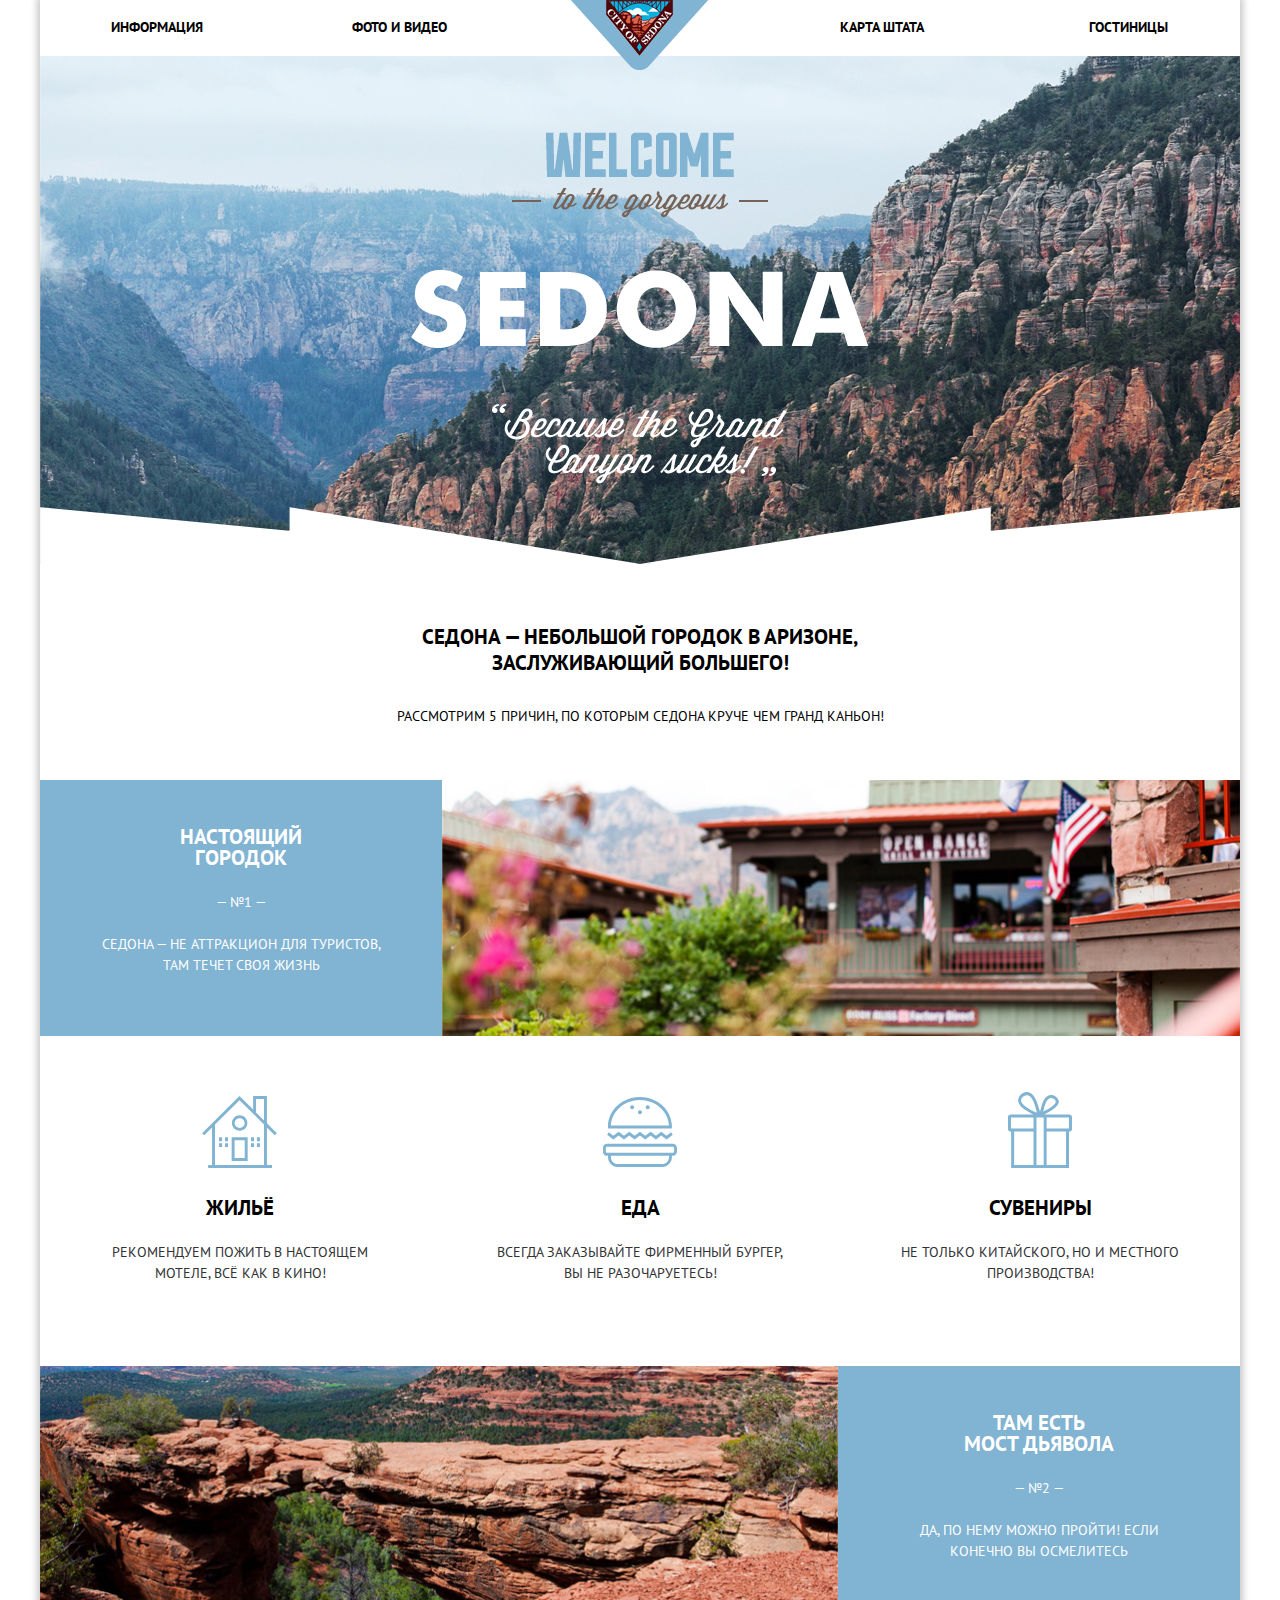
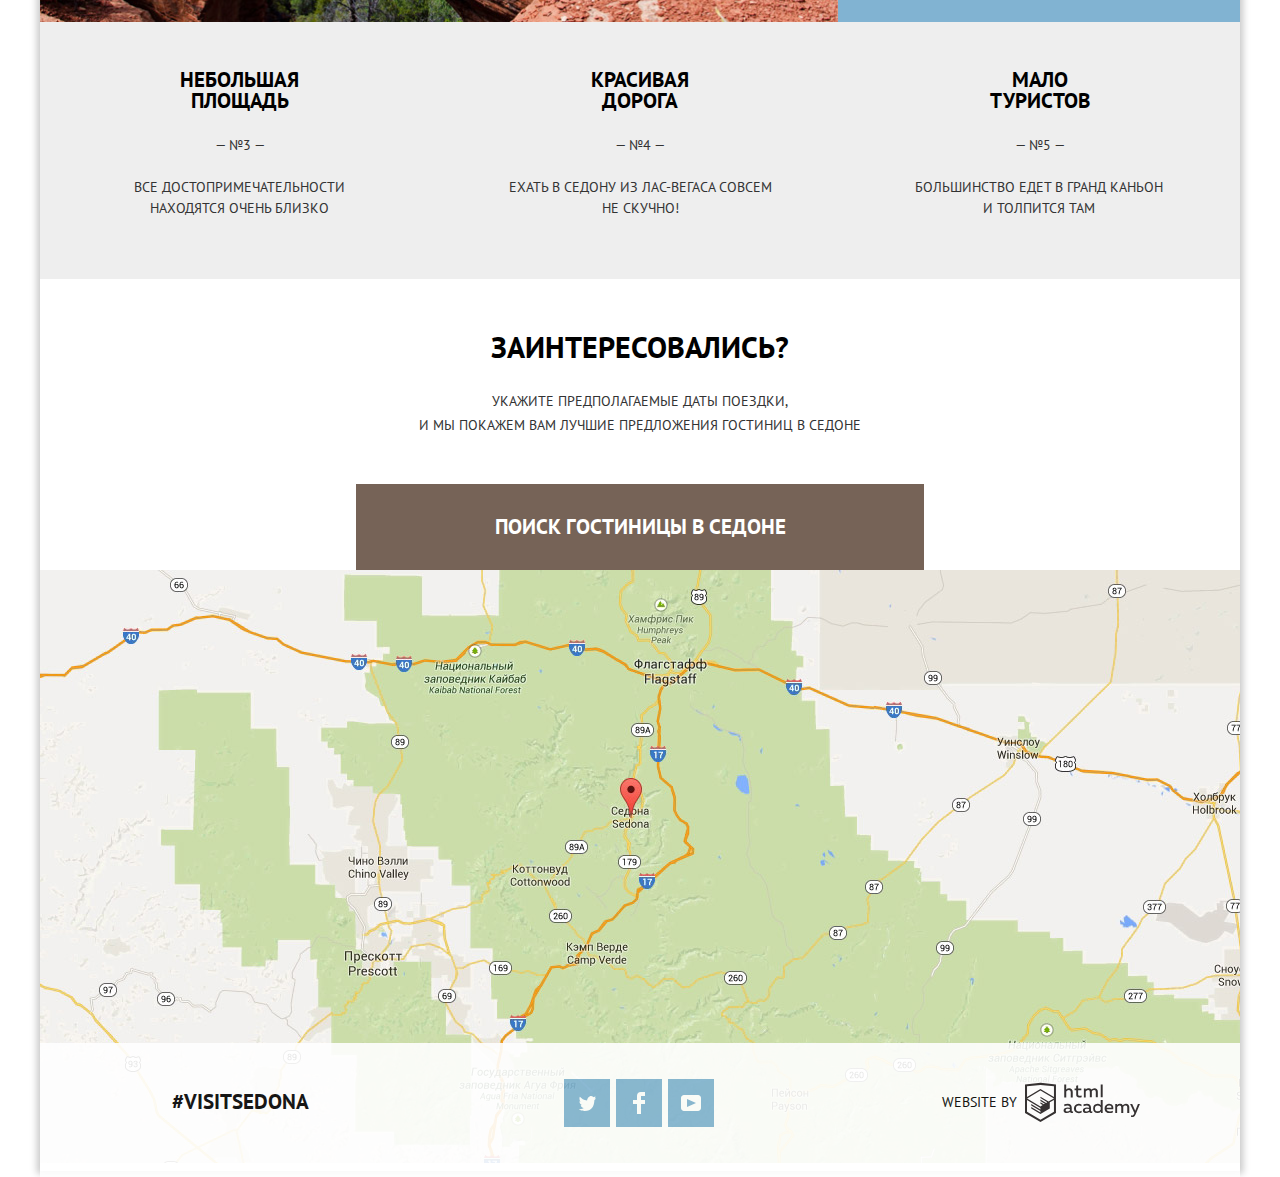
<file: index.html>
<!DOCTYPE html>
<html lang="ru">
    <head>
        <meta charset="utf-8">
        <title>HTML Academy: Седона</title>
        <link href="https://fonts.googleapis.com/css?family=PT+Sans:400,700&amp;subset=cyrillic" rel="stylesheet"> 
        <link rel="stylesheet" href="css/normalize.css">
        <link rel="stylesheet" href="css/style.min.css">
    </head>
    <body>
        <div class="wrapper">
            <header class="page-header">
                <nav class="main-menu">
                    <div class="logo">
                        <a><img alt="Логотип" src="img/logo.png" width="138" height="70"></a>
                    </div>
                    <ul class="main-navigations">
                        <li><a href="#">Информация</a></li>
                        <li><a href="#">Фото и видео</a></li>
                        <li><a href="#">Карта штата</a></li>
                        <li><a href="hotels.html">Гостиницы</a></li>
                    </ul>
                    <img class="letters" src="img/sedona.png" alt="sedona" width="458" height="352">  
                </nav>
                      
            </header>
        
            <main class="main-page">
                <h1 class="visually-hidden">Седона</h1>
                <p>Седона — небольшой городок в Аризоне,
                    заслуживающий большего!
                </p> 
          
                <section class="features-and-recommendations">
                    <h2 class="visually-hidden">Преимущества</h2>
                    <p>Рассмотрим 5 причин, по которым Седона круче чем Гранд Каньон!</p>
          
                    <ul class="features">
                        <li class="features-img-item">
                            <div class="features-img-container">
                                <h3>Настоящий городок</h3>
                                <p>— №1 —</p>
                                <p>Седона — не аттракцион для туристов, там течет своя жизнь</p>
                            </div>
                            <img src="img/real-town.jpg" width="800" height="401" alt="Настоящий городок">
                        </li>
                        <li class="features-img-item">
                            <img src="img/bridge.jpg" width="800" height="400" alt="Мост дьявола">
                            <div class="features-img-container">
                                <h3>Там есть<br> Мост дьявола</h3>
                                <p>— №2 —</p>
                                <p>Да, по нему можно пройти! Если конечно вы осмелитесь</p>
                          </div>
                        </li>
                        <li>
                            <ul class="features-list">
                                <li class="features-item">
                                    <h3>Небольшая площадь</h3>
                                    <p>— №3 —</p>
                                    <p>Все достопримечательности находятся очень близко</p>
                                </li>
                                <li class="features-item">
                                    <h3>Красивая дорога</h3>
                                    <p>— №4 —</p>
                                    <p>Ехать в Седону из Лас-Вегаса совсем не скучно!</p>
                                </li>
                                <li class="features-item">
                                    <h3>Мало туристов</h3>
                                    <p>— №5 —</p>
                                    <p>Большинство едет в гранд каньон и толпится там</p>
                                </li>
                            </ul>
                        </li>
                        <li>
                            <h2 class="visually-hidden">Рекомендации</h2> 
                            <ul class="recommendations">
                                <li class="recommendations-item">
                                    <h3>Жильё</h3>
                                    <p>Рекомендуем пожить в настоящем мотеле, всё как в кино!</p>  
                                </li>
                                <li class="recommendations-item">
                                    <h3>Еда</h3>
                                    <p>Всегда заказывайте фирменный бургер, вы не разочаруетесь!</p>
                                </li>
                                <li class="recommendations-item">
                                    <h3>Сувениры</h3>
                                    <p>Не только китайского, но и местного производства!</p>
                                </li>
                                
                            </ul>
                        </li>
                    </ul>
                </section>
    
                <section class="hotel-search">
                    <h2 class="visually-hidden">Поиск гостиницы</h2> 
                    <b>Заинтересовались?</b>
                    <p>Укажите предполагаемые даты поездки,<br> и мы покажем вам
                    лучшие предложения гостиниц в Седоне</p> 
                    <button class="button button-search" type="button">Поиск гостиницы в седоне</button> 
                    <form class="search-form modal" method="POST" action="https://echo.htmlacademy.ru">
                        <div class="modal-container">
                            <p class="date-item">
                                <label for="date-entry">Дата заезда: </label>
                                <input type="text" id="date-entry" name="date-entry-field" placeholder="24 апреля 2017">
                                <button class="button button-date" type="button">
                                    Календарь
                                    <svg xmlns="http://www.w3.org/2000/svg" width="21" height="22" viewBox="0 0 21 22">
                                        <path d="M19.251 2.025h-2.845V.648c0-.381-.294-.689-.656-.689-.363 0-.656.308-.656.689v1.377h-3.938V.648c0-.381-.294-.689-.655-.689-.363 
                                        0-.657.308-.657.689v1.377H5.906V.648c0-.381-.294-.689-.656-.689-.363 0-.657.308-.657.689v1.377H1.75C.784 2.025 0 2.847 0 3.862v16.302C0 
                                        21.179.784 22 1.75 22h17.501c.966 0 1.749-.821 1.749-1.836V3.862c0-1.015-.783-1.837-1.749-1.837zm.437 18.139a.448.448 0 0 1-.437.459H1.75a.45.45 0 0 1-.438-.459V3.862a.45.45 0 0 1 
                                        .438-.459h2.844v1.378c0 .381.294.689.657.689.362 0 .656-.308.656-.689V3.403h3.938v1.378c0 
                                        .381.294.689.657.689.361 0 .655-.308.655-.689V3.403h3.938v1.378c0 .381.293.689.656.689.362 0 
                                        .656-.308.656-.689V3.403h2.845c.241 0 .437.206.437.459v16.302z"/>
                                        <path d="M4.594 8.225h2.625v2.066H4.594zM4.594 11.668h2.625v2.067H4.594zM4.594 15.112h2.625v2.066H4.594zM9.188 15.112h2.625v2.066H9.188zM9.188 
                                        11.668h2.625v2.067H9.188zM9.188 8.225h2.625v2.066H9.188zM13.781 15.112h2.625v2.066h-2.625zM13.781 
                                        11.668h2.625v2.067h-2.625zM13.781 8.225h2.625v2.066h-2.625z"/>
                                    </svg> 
                                </button>
                            </p>
                            <p class="date-item">
                                <label for="date-departure">Дата выезда: </label>
                                <input type="text" id="date-departure" name="date-departure-field" placeholder="4 июля 2017">
                                <button class="button button-date" type="button">
                                    Календарь
                                    <svg xmlns="http://www.w3.org/2000/svg" width="21" height="22" viewBox="0 0 21 22">
                                        <path d="M19.251 2.025h-2.845V.648c0-.381-.294-.689-.656-.689-.363 0-.656.308-.656.689v1.377h-3.938V.648c0-.381-.294-.689-.655-.689-.363 
                                        0-.657.308-.657.689v1.377H5.906V.648c0-.381-.294-.689-.656-.689-.363 0-.657.308-.657.689v1.377H1.75C.784 2.025 0 2.847 0 3.862v16.302C0 
                                        21.179.784 22 1.75 22h17.501c.966 0 1.749-.821 1.749-1.836V3.862c0-1.015-.783-1.837-1.749-1.837zm.437 18.139a.448.448 0 0 1-.437.459H1.75a.45.45 0 0 1-.438-.459V3.862a.45.45 0 0 1 
                                        .438-.459h2.844v1.378c0 .381.294.689.657.689.362 0 .656-.308.656-.689V3.403h3.938v1.378c0 
                                        .381.294.689.657.689.361 0 .655-.308.655-.689V3.403h3.938v1.378c0 .381.293.689.656.689.362 0 
                                        .656-.308.656-.689V3.403h2.845c.241 0 .437.206.437.459v16.302z"/>
                                        <path d="M4.594 8.225h2.625v2.066H4.594zM4.594 11.668h2.625v2.067H4.594zM4.594 15.112h2.625v2.066H4.594zM9.188 15.112h2.625v2.066H9.188zM9.188 
                                        11.668h2.625v2.067H9.188zM9.188 8.225h2.625v2.066H9.188zM13.781 15.112h2.625v2.066h-2.625zM13.781 
                                        11.668h2.625v2.067h-2.625zM13.781 8.225h2.625v2.066h-2.625z"/>
                                    </svg> 
                                </button>
                            </p>
                            <div class="half-width">
                                <p class="amount-item">
                                    <label for="adults-amount">Взрослые: </label>
                                    <input type="text" id="adults-amount" name="adults-amount-field" value="2" pattern="[0-9]" maxlength="3">
                                    <button class="button-amount  button-less" type="button">
                                        <span class="visually-hidden">Уменьшить</span>
                                    </button>
                                    <button class="button-amount  button-more" type="button">
                                        <span class="visually-hidden">Увеличить</span>
                                    </button>
                                </p>
                                <p class="amount-item">
                                    <label for="kids-amount">Дети: </label>
                                    <input type="text" id="kids-amount" name="kids-amount-field" value="0" pattern="[0-9]" maxlength="3">
                                    <button class="button-amount button-less" type="button">
                                        <span class="visually-hidden">Уменьшить</span>
                                    </button>
                                    <button class="button-amount button-more" type="button">
                                        <span class="visually-hidden">Увеличить</span>
                                    </button>
                                </p>
                            </div>
                            <button class="button button-submit" type="submit">Найти</button>
                        </div>
                    </form>    
                </section> 
            </main>
    
            <footer class="page-footer">
                <section class="map">
                    <h2 class="visually-hidden">Карта штата</h2> 
                    <iframe src="https://www.google.com/maps/embed?pb=!1m14!1m12!1m3!1d419826.81835446117!2d-111.9253528951973!3d34.707777304438615!2m3!1f0!2f0!3f0!3m2!1i1024!2i768!4f13.1!5e0!3m2!1sen!2sru!4v1530801785410" width="1200" height="593" allowfullscreen>
                    </iframe>
                    <img class="map-img" src="img/map.jpg" width="1200" height="593" alt="map">
                </section>
                <div class="footer-container footer-container-main">
                    <div class="hashtag footer-block-container">
                        <b>#visitsedona</b>
                    </div>
                    <ul class="social footer-block-container">
                        <li>
                            <a class="social-btn social-tw" href="#" title="Мы в твиттере">
                                <span class="visually-hidden">twitter</span>
                                <svg xmlns="http://www.w3.org/2000/svg" xmlns:xlink="http://www.w3.org/1999/xlink" width="17" height="15" viewBox="0 0 17 15">
                                    <path fill="#FFF" d="M10.95.144c1.685-.496 2.984.27 3.577 1.179.673-.231 1.331-.481 2.011-.708a2.345 2.345 0 0 1-.857 
                                    1.768c.685.17 1.304-.491 1.304-.491-.169 1-1.006 1.788-1.563 2.024-.231 6.75-3.175 11.217-10.077 11.082h-.446c-.41 
                                    0-4.164-.46-4.898-1.887 2.271.196 3.893-.422 4.693-1.177-.96-.3-2.679-.477-2.979-2.95.349.106.564.228 1.19.119C1.705 
                                    8.247.374 7.53.448 5.33c.285.328 1.067.536 1.34.472C1.085 5.561-.182 2.442.894.85c1.818 1.854 3.735 3.606 7.152 
                                    3.773C8.254 2.33 9.183.793 10.95.144z"/>
                                </svg>
                            </a>
                        </li>
                        <li>
                            <a class="social-btn social-fb" href="#" title="Мы в фейсбуке">
                                <span class="visually-hidden">facebook</span>
                                <svg xmlns="http://www.w3.org/2000/svg" width="12" height="22" viewBox="0 0 12 22">
                                    <path fill="#FFF" d="M12 4V0H8a4 4 0 0 0-4 4v4H0v4h4v10h4V12h4V8H8V4h4z"/>
                                </svg>
                            </a>
                        </li>
                        <li>
                            <a class="social-btn social-youtube" href="#" title="Наш youtube канал">
                                <span class="visually-hidden">youtube</span>
                                <svg xmlns="http://www.w3.org/2000/svg" xmlns:xlink="http://www.w3.org/1999/xlink" width="20" height="16" viewBox="0 0 20 16">
                                    <path fill="#FFF" d="M17 0H3C1.35 0 0 1.35 0 3v10c0 1.65 1.35 3 3 3h14c1.65 0 3-1.35 3-3V3c0-1.65-1.35-3-3-3zM6.027
                                     11.998V4.002L15.014 8l-8.987 3.998z"/>
                                </svg>
                            </a>
                        </li>
                    </ul>
                    <div class="academy-link-container footer-block-container">
                        <a class="academy-link" href="https://htmlacademy.ru/intensive/htmlcss" title="Профессиональный
                        HTML и CSS, уровень 1">
                        website by 
                        <svg id="Layer_1" class="academy-logo" width="115" height="41" xmlns="http://www.w3.org/2000/svg" viewBox="0 0 108.08 36.85">
                                <path d="M44.61,26.88a2,2,0,0,0,.55-0.1v1.33a3.25,3.25,0,0,1-1.18.21,1.67,1.67,0,0,
                            1-1.67-1,4.84,4.84,0,0,1-3.14,1.08c-1.51,0-2.91-.83-2.91-2.55,0-2.13,2-2.79,3.71-2.79a11.08,
                            11.08,0,0,1,2.17.25v-0.3c0-1-.76-1.77-2.19-1.77a7.42,7.42,0,0,0-3,.64v-1.7a10.21,10.21,0,0,1,
                            3.19-.55c2.36,0,3.81,1.12,3.81,3.65v3a0.54,0.54,0,0,0,.49.59h0.17Zm-6.44-1.13A1.35,1.35,0,0,0,
                            39.63,27h0.11a3.39,3.39,0,0,0,2.41-1V24.58a9.72,9.72,0,0,0-1.81-.21c-1,0-2.16.33-2.16,
                            1.38h0Zm12.36-6.11a5,5,0,0,1,2.57.64V22a4.08,4.08,0,0,0-2.3-.7,2.75,2.75,0,1,0,0,5.49,5,5,0,0,
                            0,2.43-.64v1.71a6.27,6.27,0,0,1-2.76.57A4.21,4.21,0,0,1,46,24.51q0-.21,0-0.41a4.32,4.32,0,0,1,
                            4.18-4.46h0.38Zm12.17,7.24a2,2,0,0,0,.55-0.1v1.33a3.25,3.25,0,0,1-1.18.21,1.67,1.67,0,0,1-1.67-1,
                            4.84,4.84,0,0,1-3.14,1.08c-1.51,0-2.91-.83-2.91-2.55,0-2.13,2-2.79,3.71-2.79a11.08,11.08,0,0,1,
                            2.17.25v-0.3c0-1-.76-1.77-2.19-1.77a7.42,7.42,0,0,0-3,.64v-1.7a10.21,10.21,0,0,1,3.19-.55c2.36,0,
                            3.81,1.12,3.81,3.65v3a0.54,0.54,0,0,0,.49.59h0.17Zm-6.44-1.13A1.35,1.35,0,0,0,57.73,27h0.11a3.39,
                            3.39,0,0,0,2.41-1V24.58a9.72,9.72,0,0,0-1.81-.21c-1.06,0-2.16.33-2.16,1.38h0ZM73,
                            16V28.2H71.35V26.88a3.88,3.88,0,0,1-3.19,1.54,4.4,4.4,0,0,1,0-8.78,3.81,3.81,0,0,1,3,
                            1.3V16H73Zm-4.53,5.22a2.76,2.76,0,1,0,0,5.52A2.86,2.86,0,0,0,71.15,25V23A2.91,2.91,0,0,0,68.49,
                            21.27ZM79,19.64c3.31,0,4.46,2.68,3.92,5.09H76.7c0.21,1.5,1.67,2.11,3.19,2.11a6.11,6.11,0,0,0,
                            2.64-.59v1.6a7.14,7.14,0,0,1-3,.57C77,28.42,74.78,27,74.78,24a4.18,4.18,0,0,1,4-4.39H79Zm0.09,
                            1.54a2.28,2.28,0,0,0-2.44,2.1v0.06H81.3A2,2,0,0,0,79.13,21.18Zm5.73,7V19.87h1.65v1a3.81,3.81,0,
                            0,1,2.78-1.27A2.86,2.86,0,0,1,91.89,21a4.12,4.12,0,0,1,2.91-1.33A3.06,3.06,0,0,1,98,
                            23V28.2h-1.9V23.05a1.59,1.59,0,0,0-1.42-1.75H94.42a2.8,2.8,0,0,0-2.07,1.12V28.2h-1.9V23.05A1.59,
                            1.59,0,0,0,89,21.31H88.8a3,3,0,0,0-2.21,1.29v5.63H84.86Zm21.31-8.33h1.9l-3.91,9.46c-0.9,
                            2.17-2.09,2.86-3.35,2.86a4.76,4.76,0,0,1-1.1-.14V30.46a2.86,2.86,0,0,0,.85.12c0.9,0,1.58-.64,
                            2.07-1.9l0.17-.42-4-8.4h2l2.86,6.29ZM38.73,1.46V6.22a3.81,3.81,0,0,1,2.7-1.14,3.25,3.25,0,0,1,
                            3.44,3.4v5.15H43V8.72a1.81,1.81,0,0,0-1.61-2h-0.3a2.93,2.93,0,0,0-2.32,1.39v5.52h-1.9V1.46h1.9ZM49.94,
                            2.31v3h3V6.91h-3v3.81c0,1.1.5,1.46,1.58,1.46a4.49,4.49,0,0,0,1.69-.33v1.6A6.8,6.8,0,0,1,51,13.8a2.55,
                            2.55,0,0,1-2.86-2.74V6.89H46.58V5.26h1.5V2.74Zm5.4,11.31V5.28H57v1A3.81,3.81,0,0,1,59.77,5a2.86,2.86,
                            0,0,1,2.6,1.33A4.12,4.12,0,0,1,65.28,5,3.06,3.06,0,0,1,68.44,8.4v5.21h-1.9V8.46a1.59,1.59,0,0,
                            0-1.42-1.75H64.89a2.8,2.8,0,0,0-2.07,1.12v5.78h-1.9V8.46A1.59,1.59,0,0,0,59.5,6.71H59.27A3,3,0,0,0,
                            57.06,8v5.63H55.34ZM71.17,1.45H73V13.6H71.17V1.45ZM14.71,0H14.55L0,1.54V28.21l14.55,8.66,
                            14.55-8.66V1.54Zm12.5,27.1L14.55,34.64,1.9,27.12V16.18l12.59,7.5V25L5.86,19.9v1.31l8.68,5.21v1.39L5.87,
                            22.65V24l8.68,5.21,8.75-5.24V18.31L27.2,16V27.12Zm0-12.53-3.48,2-1.6,1L14.51,13v1.31L21,
                            18.23H21l-0.14.09-1,.54-5.37-3.2V17l4.24,2.52-1,.67-3.2-1.9v1.31l2.1,1.24L14.5,22.1,2,14.65,14.51,
                            7.11Zm0-1.32L14.49,5.76,1.91,13.25v-10L14.56,1.92,27.21,3.25v10h0Z" transform="translate(0 -0.02)" fill="#231f20"/>
                        </svg>
                    </a>
                    </div>
                </div>
            </footer>
        </div>
        <script src="js/build.min.js">
        </script>
    </body>
</html>
</file>
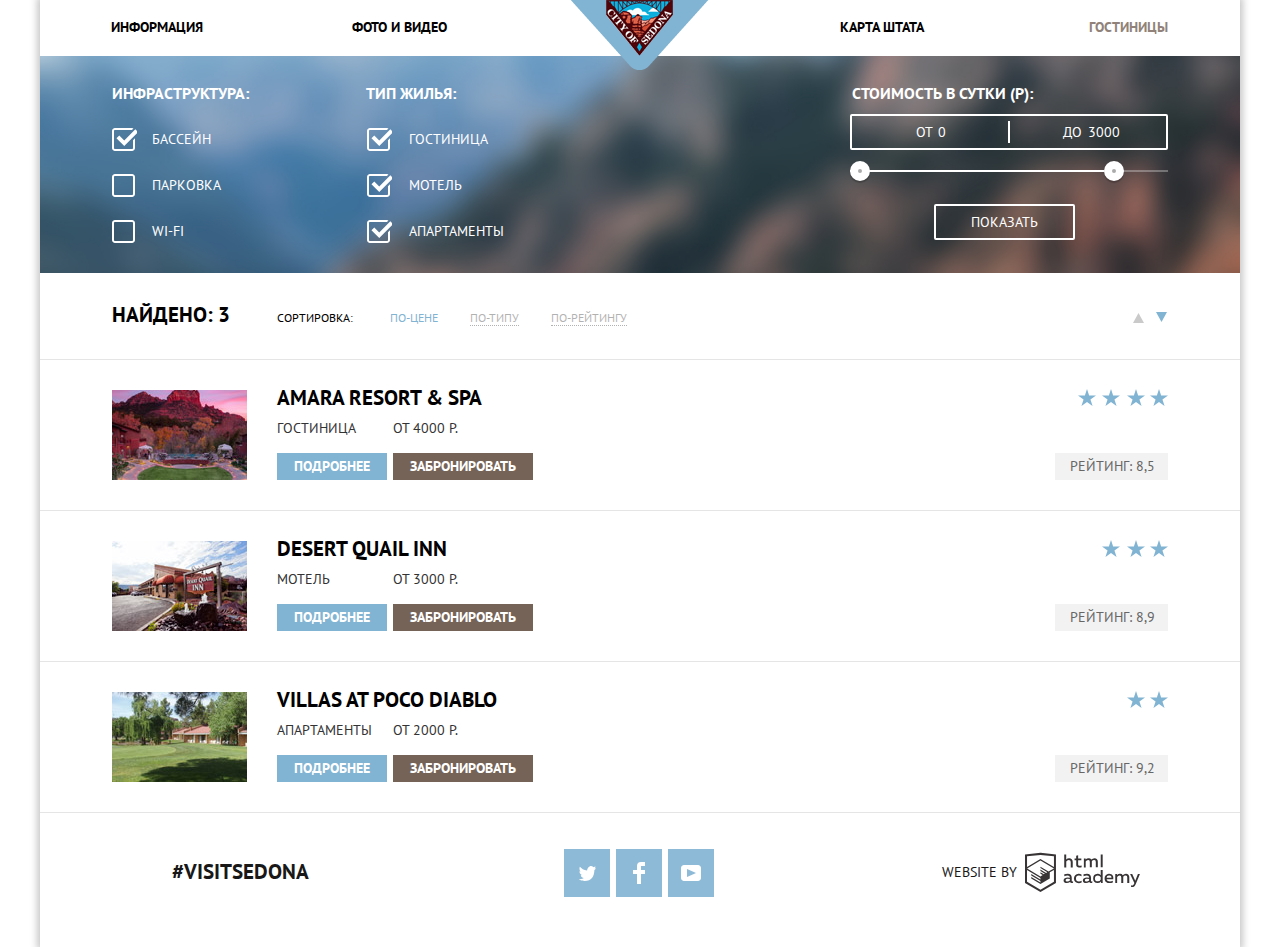
<file: hotels.html>
<!DOCTYPE html>
<html lang="ru">
<head class="hotel-page">
    <meta charset="UTF-8">
    <meta name="viewport" content="width=device-width, initial-scale=1.0">
    <meta http-equiv="X-UA-Compatible" content="ie=edge">
    <title>Отели в Седоне</title>
    <link href="https://fonts.googleapis.com/css?family=PT+Sans:400,700&amp;subset=cyrillic" rel="stylesheet">
    <link rel="stylesheet" href="css/normalize.css">
    <link rel="stylesheet" href="css/style.min.css">
</head>
<body>
    <div class="wrapper">
        <header class="hotels-header">
            <nav class="main-menu">
                <div class="logo">
                    <a href="index.html"><img alt="Логотип" src="img/logo.png" width="138" height="70">
                        <span class="visually-hidden">Главная</span>
                    </a>
                </div>
            <ul class="main-navigations">
                <li><a href="#">Информация</a></li>
                <li><a href="#">Фото и видео</a></li>
                <li><a href="#">Карта штата</a></li>
                <li><a href="#" class="current">Гостиницы</a></li>
            </ul>
            </nav>  
        </header>
               
        <main class="main-hotel">
            <h1 class="visually-hidden">Выбор гостиницы</h1>
            <section class="filters">
                <h2 class="visually-hidden">Фильтры</h2>
                <form class="fiters-form" action="http://echo.htmlacademy.ru" method="POST">
                    <div class="filters-container">
                        <fieldset class="infrastructure-filters">
                            <legend>
                                Инфраструктура:
                            </legend>
                            <ul class="infrastructure">
                                <li class="infrastructure-item">
                                    <input class="infrastructure-input-checkbox visually-hidden input-checkbox" type="checkbox" id="pool" name="pool-field" checked>
                                    <label for="pool">Бассейн</label>
                                </li>
                                <li class="infrastructure-item">
                                    <input class="infrastructure-input-checkbox visually-hidden input-checkbox" type="checkbox" id="parking" name="parking-field">
                                    <label for="parking">Парковка</label>
                                </li>
                                <li class="infrastructure-item">
                                    <input class="infrastructure-input-checkbox visually-hidden input-checkbox" type="checkbox" id="wi-fi" name="wi-fi-field">
                                    <label for="wi-fi">wi-fi</label>
                                </li>
                            </ul>
                        </fieldset>
                        <fieldset class="type-housing-filters">
                            <legend>
                                Тип жилья:
                            </legend>
                            <ul class="type-housing">
                                <li class="type-housing-item">
                                    <input class="type-housing-checkbox visually-hidden input-checkbox" type="checkbox" id="hotel" name="hotel-field" checked>
                                    <label for="hotel">Гостиница</label>
                                </li>
                                <li class="type-housing-item">
                                    <input class="type-housing-checkbox visually-hidden input-checkbox" type="checkbox" id="motel" name="motel-field" checked>
                                    <label for="motel">Мотель</label>
                                </li>
                                <li class="type-housing-item">
                                    <input class="type-housing-checkbox visually-hidden input-checkbox" type="checkbox" id="apartments" name="apartments-field" checked>
                                    <label for="apartments">Апартаменты</label>
                                </li>
                            </ul>
                        </fieldset>
                        <div class="filter-range">
                            <div class="filter-range-title">Стоимость в сутки (р):</div>
                            <div class="price-controls">
                                <label class="min-price">от
                                    <input type="text" name="min-price" value="0">
                                </label>
                                <label class="max-price">до
                                    <input type="text" name="max-price" value="3000">
                                </label>
                            </div>
                            <div class="range-controls">
                                <div class="scale">
                                    <div class="bar"></div>
                                </div>
                                <div class="range-toggle range-toggle-min"></div>
                                <div class="range-toggle range-toggle-max"></div>
                            </div>
                                <button class="btn-transparent" type="submit">Показать</button>
                            </div>
                    </div>
                </form>
            </section>
            <section class="hotels">
                <h2 class="visually-hidden">Гостиницы</h2>
                <div class="sort">
                    <b>Найдено: <span class="result-number">3</span></b>
                    <span>Сортировка:</span>
                    <ul class="sort-by-list">
                        <li class="sort-by-item sort-price">
                            <a href="#" class="current">по-цене</a>
                        </li>
                        <li class="sort-by-item sort-type">
                            <a href="#">по-типу</a>
                        </li>
                        <li class="sort-by-item sort-rating">
                            <a href="#">по-рейтингу</a>
                        </li>
                    </ul>
                    <a href="#" class="up-button sort-btn">По возрастанию
                        <svg xmlns="http://www.w3.org/2000/svg" width="11" height="10" viewBox="0 0 11 10">
                            <path fill="#cacaca" d="M5.5 0L0 10h11z"/>
                        </svg>
                    </a>
                    <a href="#" class="down-button sort-btn active-btn">По убыванию
                        <svg xmlns="http://www.w3.org/2000/svg" width="11" height="10" viewBox="0 0 11 10">
                            <path fill="#cacaca" d="M5.5 10L0 0h11"/>
                        </svg>
                    </a>
                </div>
                <ul class="hotels-list">
                    <li class="hotels-item">
                        <img src="img/amara_resort.jpg" width="135" height="90" alt="Amara Resort &amp; Spa">
                        <div class="hotels-brief">
                            <a href="#" class="hotels-name">
                                <h3>Amara Resort &amp; Spa</h3>
                            </a>
                            <div class="hotels-container">
                                <div class="hotels-type">
                                    <p>Гостиница</p>
                                    <a href="#">Подробнее</a>
                                </div>
                                <div class="hotels-price">
                                    <p>От 4000 р.</p>
                                    <a href="#">Забронировать</a>
                                </div>
                            </div>
                        </div>
                        <div class="hotels-rating">
                            <span class="stars">stars</span>
                            <p>Рейтинг: 8,5</p>
                        </div>
                    </li>
                    <li class="hotels-item">
                        <img src="img/desert_quail_inn.jpg" width="135" height="90" alt="Desert Quail Inn">
                        <div class="hotels-brief">
                            <a href="#" class="hotels-name">
                                <h3>Desert Quail Inn</h3>
                            </a>
                            <div class="hotels-container">
                                <div class="hotels-type">
                                    <p>Мотель</p>
                                    <a href="#">Подробнее</a>
                                </div>
                                <div class="hotels-price">
                                    <p>От 3000 р.</p>
                                    <a href="">Забронировать</a>
                                </div>
                            </div>
                        </div>
                        <div class="hotels-rating">
                            <span class="stars">stars</span>
                            <p>Рейтинг: 8,9</p>
                        </div>
                    </li>
                    <li class="hotels-item">
                        <img src="img/poco_diablo.jpg" width="135" height="90" alt="Villas at Poco Diablo">
                        <div class="hotels-brief">
                            <a href="#" class="hotels-name">
                                <h3>Villas at Poco Diablo</h3>
                            </a>
                            <div class="hotels-container">
                                <div class="hotels-type">
                                    <p>Апартаменты</p>
                                    <a href="#">Подробнее</a>
                                </div>
                                <div class="hotels-price">
                                    <p>От 2000 р.</p>
                                    <a href="#">Забронировать</a>
                                </div>
                            </div>
                        </div>
                        <div class="hotels-rating">
                            <span class="stars">stars</span>
                            <p>Рейтинг: 9,2</p>
                        </div>
                    </li>
                </ul>
            </section>
        </main>
    
        <footer class="hotels-footer">
            <div class="footer-container">
                <div class="hashtag footer-block-container">
                    <b>#visitsedona</b>
                </div>
                <ul class="social footer-block-container">
                    <li>
                        <a class="social-btn social-tw" href="#" title="Мы в твиттере">
                            <span class="visually-hidden">twitter</span>
                            <svg xmlns="http://www.w3.org/2000/svg" xmlns:xlink="http://www.w3.org/1999/xlink" width="17" height="15" viewBox="0 0 17 15">
                                <path fill="#FFF" d="M10.95.144c1.685-.496 2.984.27 3.577 1.179.673-.231 1.331-.481 2.011-.708a2.345 2.345 0 0 1-.857 
                                1.768c.685.17 1.304-.491 1.304-.491-.169 1-1.006 1.788-1.563 2.024-.231 6.75-3.175 11.217-10.077 11.082h-.446c-.41 
                                0-4.164-.46-4.898-1.887 2.271.196 3.893-.422 4.693-1.177-.96-.3-2.679-.477-2.979-2.95.349.106.564.228 1.19.119C1.705 
                                8.247.374 7.53.448 5.33c.285.328 1.067.536 1.34.472C1.085 5.561-.182 2.442.894.85c1.818 1.854 3.735 3.606 7.152 
                                3.773C8.254 2.33 9.183.793 10.95.144z"/>
                            </svg>
                        </a>
                    </li>
                    <li>
                        <a class="social-btn social-fb" href="#" title="Мы в фейсбуке">
                            <span class="visually-hidden">facebook</span>
                            <svg xmlns="http://www.w3.org/2000/svg" width="12" height="22" viewBox="0 0 12 22">
                                <path fill="#FFF" d="M12 4V0H8a4 4 0 0 0-4 4v4H0v4h4v10h4V12h4V8H8V4h4z"/>
                            </svg>
                        </a>
                    </li>
                    <li>
                        <a class="social-btn social-youtube" href="#" title="Наш youtube канал">
                            <span class="visually-hidden">youtube</span>
                            <svg xmlns="http://www.w3.org/2000/svg" xmlns:xlink="http://www.w3.org/1999/xlink" width="20" height="16" viewBox="0 0 20 16">
                                <path fill="#FFF" d="M17 0H3C1.35 0 0 1.35 0 3v10c0 1.65 1.35 3 3 3h14c1.65 0 3-1.35 3-3V3c0-1.65-1.35-3-3-3zM6.027
                                 11.998V4.002L15.014 8l-8.987 3.998z"/>
                            </svg>
                        </a>
                    </li>
                </ul>
                <div class="academy-link-container footer-block-container">
                    <a class="academy-link" href="https://htmlacademy.ru/intensive/htmlcss" title="Профессиональный
                    HTML и CSS, уровень 1">
                    website by 
                    <svg id="Layer_1" class="academy-logo" width="115" height="41" xmlns="http://www.w3.org/2000/svg" viewBox="0 0 108.08 36.85">
                            <path d="M44.61,26.88a2,2,0,0,0,.55-0.1v1.33a3.25,3.25,0,0,1-1.18.21,1.67,1.67,0,0,
                        1-1.67-1,4.84,4.84,0,0,1-3.14,1.08c-1.51,0-2.91-.83-2.91-2.55,0-2.13,2-2.79,3.71-2.79a11.08,
                        11.08,0,0,1,2.17.25v-0.3c0-1-.76-1.77-2.19-1.77a7.42,7.42,0,0,0-3,.64v-1.7a10.21,10.21,0,0,1,
                        3.19-.55c2.36,0,3.81,1.12,3.81,3.65v3a0.54,0.54,0,0,0,.49.59h0.17Zm-6.44-1.13A1.35,1.35,0,0,0,
                        39.63,27h0.11a3.39,3.39,0,0,0,2.41-1V24.58a9.72,9.72,0,0,0-1.81-.21c-1,0-2.16.33-2.16,
                        1.38h0Zm12.36-6.11a5,5,0,0,1,2.57.64V22a4.08,4.08,0,0,0-2.3-.7,2.75,2.75,0,1,0,0,5.49,5,5,0,0,
                        0,2.43-.64v1.71a6.27,6.27,0,0,1-2.76.57A4.21,4.21,0,0,1,46,24.51q0-.21,0-0.41a4.32,4.32,0,0,1,
                        4.18-4.46h0.38Zm12.17,7.24a2,2,0,0,0,.55-0.1v1.33a3.25,3.25,0,0,1-1.18.21,1.67,1.67,0,0,1-1.67-1,
                        4.84,4.84,0,0,1-3.14,1.08c-1.51,0-2.91-.83-2.91-2.55,0-2.13,2-2.79,3.71-2.79a11.08,11.08,0,0,1,
                        2.17.25v-0.3c0-1-.76-1.77-2.19-1.77a7.42,7.42,0,0,0-3,.64v-1.7a10.21,10.21,0,0,1,3.19-.55c2.36,0,
                        3.81,1.12,3.81,3.65v3a0.54,0.54,0,0,0,.49.59h0.17Zm-6.44-1.13A1.35,1.35,0,0,0,57.73,27h0.11a3.39,
                        3.39,0,0,0,2.41-1V24.58a9.72,9.72,0,0,0-1.81-.21c-1.06,0-2.16.33-2.16,1.38h0ZM73,
                        16V28.2H71.35V26.88a3.88,3.88,0,0,1-3.19,1.54,4.4,4.4,0,0,1,0-8.78,3.81,3.81,0,0,1,3,
                        1.3V16H73Zm-4.53,5.22a2.76,2.76,0,1,0,0,5.52A2.86,2.86,0,0,0,71.15,25V23A2.91,2.91,0,0,0,68.49,
                        21.27ZM79,19.64c3.31,0,4.46,2.68,3.92,5.09H76.7c0.21,1.5,1.67,2.11,3.19,2.11a6.11,6.11,0,0,0,
                        2.64-.59v1.6a7.14,7.14,0,0,1-3,.57C77,28.42,74.78,27,74.78,24a4.18,4.18,0,0,1,4-4.39H79Zm0.09,
                        1.54a2.28,2.28,0,0,0-2.44,2.1v0.06H81.3A2,2,0,0,0,79.13,21.18Zm5.73,7V19.87h1.65v1a3.81,3.81,0,
                        0,1,2.78-1.27A2.86,2.86,0,0,1,91.89,21a4.12,4.12,0,0,1,2.91-1.33A3.06,3.06,0,0,1,98,
                        23V28.2h-1.9V23.05a1.59,1.59,0,0,0-1.42-1.75H94.42a2.8,2.8,0,0,0-2.07,1.12V28.2h-1.9V23.05A1.59,
                        1.59,0,0,0,89,21.31H88.8a3,3,0,0,0-2.21,1.29v5.63H84.86Zm21.31-8.33h1.9l-3.91,9.46c-0.9,
                        2.17-2.09,2.86-3.35,2.86a4.76,4.76,0,0,1-1.1-.14V30.46a2.86,2.86,0,0,0,.85.12c0.9,0,1.58-.64,
                        2.07-1.9l0.17-.42-4-8.4h2l2.86,6.29ZM38.73,1.46V6.22a3.81,3.81,0,0,1,2.7-1.14,3.25,3.25,0,0,1,
                        3.44,3.4v5.15H43V8.72a1.81,1.81,0,0,0-1.61-2h-0.3a2.93,2.93,0,0,0-2.32,1.39v5.52h-1.9V1.46h1.9ZM49.94,
                        2.31v3h3V6.91h-3v3.81c0,1.1.5,1.46,1.58,1.46a4.49,4.49,0,0,0,1.69-.33v1.6A6.8,6.8,0,0,1,51,13.8a2.55,
                        2.55,0,0,1-2.86-2.74V6.89H46.58V5.26h1.5V2.74Zm5.4,11.31V5.28H57v1A3.81,3.81,0,0,1,59.77,5a2.86,2.86,
                        0,0,1,2.6,1.33A4.12,4.12,0,0,1,65.28,5,3.06,3.06,0,0,1,68.44,8.4v5.21h-1.9V8.46a1.59,1.59,0,0,
                        0-1.42-1.75H64.89a2.8,2.8,0,0,0-2.07,1.12v5.78h-1.9V8.46A1.59,1.59,0,0,0,59.5,6.71H59.27A3,3,0,0,0,
                        57.06,8v5.63H55.34ZM71.17,1.45H73V13.6H71.17V1.45ZM14.71,0H14.55L0,1.54V28.21l14.55,8.66,
                        14.55-8.66V1.54Zm12.5,27.1L14.55,34.64,1.9,27.12V16.18l12.59,7.5V25L5.86,19.9v1.31l8.68,5.21v1.39L5.87,
                        22.65V24l8.68,5.21,8.75-5.24V18.31L27.2,16V27.12Zm0-12.53-3.48,2-1.6,1L14.51,13v1.31L21,
                        18.23H21l-0.14.09-1,.54-5.37-3.2V17l4.24,2.52-1,.67-3.2-1.9v1.31l2.1,1.24L14.5,22.1,2,14.65,14.51,
                        7.11Zm0-1.32L14.49,5.76,1.91,13.25v-10L14.56,1.92,27.21,3.25v10h0Z" transform="translate(0 -0.02)" fill="#231f20"/>
                    </svg>
                </a>
                </div>
            </div>
        </footer>
    </div>
</body>
</html>
</file>
<file: css/style.min.css>
body{font-family:"PT Sans","Arial",sans-serif;font-size:14px;line-height:26px;color:#000;text-transform:uppercase}.wrapper{width:1200px;margin:0 auto;-webkit-box-shadow:0 0 7px 3px #c8c8c8;box-shadow:0 0 7px 3px #c8c8c8}a{text-decoration:none}img{max-width:100%;height:auto}.visually-hidden{position:absolute;width:1px;height:1px;margin:-1px;border:0;padding:0;clip:rect(0 0 0 0);overflow:hidden}.features,.main-navigations{list-style:none;margin:0;padding:0}.features-list,.recommendations{list-style:none;padding:0}.hotels-list,.infrastructure,.social,.sort-by-list,.type-housing{list-style:none;margin:0;padding:0}.page-header{background-image:url(../img/shape_1.png),url(../img/welcome.jpg);background-position:bottom,top center;background-repeat:no-repeat;background-size:100%;background-color:#7ba0c3;margin-bottom:60px;min-height:564px;-webkit-box-orient:vertical;-webkit-box-direction:normal;-ms-flex-direction:column;flex-direction:column}.hotels-header,.main-navigations,.page-header{display:-webkit-box;display:-ms-flexbox;display:flex}.hotels-header{-webkit-box-orient:vertical;-webkit-box-direction:normal;-ms-flex-direction:column;flex-direction:column}.main-navigations{padding-top:14px;padding-bottom:16px;-ms-flex-wrap:wrap;flex-wrap:wrap}.main-navigations li{-webkit-box-sizing:border-box;box-sizing:border-box;-webkit-box-flex:1;-ms-flex-positive:1;flex-grow:1;width:25%}.main-navigations li:first-child{padding-left:71px}.main-navigations li:nth-child(2){padding-left:12px}.main-navigations li:nth-child(3){text-align:right;padding-right:16px}.main-navigations li:last-child{text-align:right;padding-right:72px}.main-menu{position:relative}.main-menu .logo{position:absolute;left:531px;top:0}.main-menu .letters{position:absolute;left:371px;top:132px}.hotels-name,.main-navigations a{color:#000;font-weight:700}.hotels-footer a,.page-footer a{color:#000}.hotels-name:hover,.main-navigations a:hover{color:#5496bd}.hotels-name:active,.main-navigations a:active{color:#b2b2b2}.main-navigations .current{color:#918279}.main-menu,.main-page .recommendations-item{background-color:#fff}.features h3{font-size:21px;line-height:21px;text-align:center;margin:0}.features-list{display:-webkit-box;display:-ms-flexbox;display:flex;-ms-flex-wrap:wrap;flex-wrap:wrap;margin:0 0 50px;background-color:#eee;padding-bottom:37px}.features-item{-webkit-box-flex:1;-ms-flex-positive:1;flex-grow:1;width:33%}.features-item p:last-of-type{padding:7px 74px 9px 72px}.features-item:nth-of-type(2) p:last-of-type{padding:7px 68px 9px}.features-item h3{padding:47px 123px 10px 122px;margin:0}.features-img-item div{background-color:#81b3d2;color:#fff;-ms-flex-item-align:stretch;-ms-grid-row-align:stretch;align-self:stretch}.recommendations{display:-webkit-box;display:-ms-flexbox;display:flex;margin:0 0 29px;-ms-flex-wrap:wrap;flex-wrap:wrap}.recommendations-item{width:33%;-webkit-box-flex:1;-ms-flex-positive:1;flex-grow:1;position:relative}.recommendations-item::before{content:"";position:absolute;width:75px;height:78px;background-repeat:no-repeat}.recommendations-item:first-of-type::before{background-image:url(../img/icon-1.svg);top:60px;left:162px}.recommendations-item:nth-of-type(2)::before{background-image:url(../img/icon-3.svg);top:61px;left:163px}.recommendations-item:nth-of-type(3)::before{background-image:url(../img/icon-2.svg);top:56px;left:168px}.recommendations-item p{padding:10px 55px 39px}.recommendations-item h3{padding-top:161px;margin:0}.features-and-recommendations>p{width:600px;margin:0 auto 51px;text-align:center}.features,.features-img-item{display:-webkit-box;display:-ms-flexbox;display:flex}.features{-webkit-box-orient:vertical;-webkit-box-direction:normal;-ms-flex-direction:column;flex-direction:column}.features-img-item{-webkit-box-align:center;-ms-flex-align:center;align-items:center;overflow:hidden;background-color:rgba(161,116,96,.5)}.features-img-container,.features-img-item img{width:33%;-webkit-box-flex:1;-ms-flex-positive:1;flex-grow:1}.features-img-item img{margin:-78px 0 -66px;width:66%;-webkit-box-sizing:border-box;box-sizing:border-box}.features-img-container p:last-of-type{padding:7px 49px 46px}.features-img-container h3{padding:46px 123px 10px 122px;margin:0}.features>li:last-child{-webkit-box-ordinal-group:0;-ms-flex-order:-1;order:-1}.features>li:first-child{-webkit-box-ordinal-group:-1;-ms-flex-order:-2;order:-2}.features p,.recommendations p{font-size:14px;line-height:21px;text-align:center}.main-page>p{max-width:768px;margin:0 auto 27px;padding:0 300px;font-size:21px;font-weight:700;text-align:center}.hotel-search{width:568px;margin:0 auto;text-align:center;overflow:hidden}.features-item p,.hotel-search>p,.recommendations p{color:#333}.hotel-search b{display:block;margin-bottom:24px;font-size:30px;line-height:36px}.hotel-search>p{line-height:24px;margin-bottom:47px}.hotel-search input,.hotel-search label{font-weight:700;text-transform:uppercase}.hotel-search .button-search,.search-form .button-submit{color:#fff;text-transform:uppercase;font-size:21px;font-weight:700;border:0}.hotel-search .button-search,.hotels-price a{background-color:#766357}.button-search{width:568px;padding:31px 0;cursor:pointer;outline:0}.modal{position:absolute;width:568px;z-index:100;overflow:hidden}.modal-container-hidden{-webkit-transform:translateY(-100%);-ms-transform:translateY(-100%);transform:translateY(-100%)}.modal-container{display:-webkit-box;display:-ms-flexbox;display:flex;-webkit-box-orient:vertical;-webkit-box-direction:normal;-ms-flex-direction:column;flex-direction:column;-webkit-box-align:start;-ms-flex-align:start;align-items:flex-start;padding-left:54px;padding-top:55px;background-color:#fff;-webkit-transition:-webkit-transform .3s ease-in-out;-o-transition:transform .3s ease-in-out;transition:transform .3s ease-in-out;transition:transform .3s ease-in-out,-webkit-transform .3s ease-in-out}.modal-container p{margin:0}.modal-container input[type=text]{-webkit-box-sizing:border-box;box-sizing:border-box;font:inherit;font-weight:700;color:#333}.modal-container .date-item{position:relative;margin-bottom:29px}.date-item .button-date{position:absolute;content:"";width:28px;height:26px;top:6px;left:423px;cursor:pointer;font-size:0;border:0;background-color:transparent;outline:0}.date-item path{fill:#cacaca;stroke:#cacaca}.button-date:hover path{fill:#000;stroke:#000}.button-date:active path{fill:#81b3d2;stroke:#81b3d2}.date-item input[type=text]{width:345px;padding:4px 0 4px 10px;border:2px solid #f2f2f2;background-color:#f2f2f2}.date-item:first-child label{margin-right:20px;padding-left:2px}.date-item:nth-child(2) label{margin-right:16px;padding-left:2px}.modal-container input[type=text]:hover{border:2px solid #ebebeb;background-color:#ebebeb}.modal-container input[type=text]:focus{border:2px solid #e5e5e5;background-color:#fff;outline:0}.half-width{display:-webkit-box;display:-ms-flexbox;display:flex;width:466px;padding-top:1px;margin-bottom:54px}.amount-item{width:50%;text-align:left;position:relative}.amount-item input[type=text]{width:114px;text-align:center;padding:4px 29px 4px 27px;border:2px solid #f2f2f2;background-color:#f2f2f2}.amount-item:first-child label{margin-right:39px}.amount-item:last-child label{padding-left:47px;margin-right:24px}.button-amount{position:absolute;border:0;background-color:transparent;outline:0}.button-less{top:2px;left:111px}.button-more{top:5px;left:185px}.button-less::after{content:"";width:11px;height:3px;background-color:#a9a9a9;background-clip:content-box;padding:15px 10px;cursor:pointer;display:block}.button-more::after{content:"+";font-size:24px;font-weight:700;width:32px;height:32px;color:#a9a9a9;cursor:pointer;display:block}.button-less:hover::after{background-color:#000}.button-more:hover::after{color:#000}.button-less:active::after{background-color:#81b3d2}.button-more:active::after{color:#81b3d2}.search-form .button-submit{width:459px;padding:17px;margin-bottom:55px;background-color:#81b3d2}.hotels-type a{background-color:#81b3d2}.button-search:hover,.hotels-price a:hover{background-color:#604e43}.button-search:active,.hotels-price a:active{background-color:#503e33;color:#857871}.hotels-type a:hover,.search-form .button-submit:hover{background-color:#669ec0}.hotels-type a:active,.search-form .button-submit:active{background-color:#5496bd;color:#88b6d1}.search-form input:hover,.search-form label:hover+input{background-color:#ebebeb}.search-form input:focus{background-color:#f2f2f2}.footer-container b{font-size:21px}.filters-container input{font-style:inherit}.filters{background-image:url(../img/filter_background_hotels.jpg);background-repeat:no-repeat;background-size:100%;background-position:50% 50%;background-color:#736767;color:#fff;margin-bottom:29px}.filters legend{font-weight:700;font-size:16px;line-height:21px}.filters fieldset{border:0;padding:0;margin:0}.filters-container{display:-webkit-box;display:-ms-flexbox;display:flex;-webkit-box-pack:start;-ms-flex-pack:start;justify-content:flex-start;min-height:217px}.type-housing-filters{width:488px}.infrastructure-filters{width:313px}.infrastructure-filters legend,.type-housing-filters legend{padding-left:72px;padding-top:27px;margin-bottom:17px}.type-housing-filters legend{padding-left:13px}.infrastructure,.type-housing{display:-webkit-box;display:-ms-flexbox;display:flex;-webkit-box-orient:vertical;-webkit-box-direction:normal;-ms-flex-direction:column;flex-direction:column}.infrastructure-item{padding:5px 120px 5px 0;margin-left:112px;margin-bottom:10px}.infrastructure-item label:focus{outline:2px solid #fff}.type-housing-item{padding:5px 330px 5px 43px;margin-left:13px;margin-bottom:10px}.infrastructure-item label,.type-housing-item label{display:block;position:relative;cursor:pointer;-webkit-user-select:none;-moz-user-select:none;-ms-user-select:none;user-select:none}.input-checkbox+label::before{position:absolute;content:"";width:25px;height:23px;background-repeat:no-repeat}.infrastructure-input-checkbox+label::before{top:2px;left:-40px}.type-housing-checkbox+label::before{top:2px;left:-42px}.input-checkbox:focus+label::before{outline:2px solid #81b3d2}.input-checkbox:not(:disabled)+label::before{background-image:url(../img/checkbox-off.svg)}.input-checkbox:disabled:not(:checked)+label::before{background-image:url(../img/checkbox-off-dis.svg)}.input-checkbox:checked:not(:disabled)+label::before{background-image:url(../img/checkbox-on.svg)}.input-checkbox:checked:disabled+label::before{background-image:url(../img/checkbox-on-dis.svg)}.filter-range,.hotels-price,.hotels-type{line-height:21px}.filters input:disabled{color:#6a6a6a}.filter-range{width:318px;margin:27px 9px;color:#fff;text-transform:uppercase}.filter-range-title{margin-bottom:10px;margin-left:2px;font-weight:600;font-size:16px;line-height:21px}.price-controls{position:relative;height:32px;margin-bottom:20px;font-size:0;border:2px solid #fff;border-radius:2px}.price-controls::after{content:"";position:absolute;top:50%;left:50%;width:2px;height:22px;background:#fff;-webkit-transform:translate(-50%,-50%);-ms-transform:translate(-50%,-50%);transform:translate(-50%,-50%)}.price-controls label{display:inline-block;font-size:14px;line-height:31px;vertical-align:top;cursor:pointer}.price-controls .min-price{width:90px;padding-left:64px}.price-controls .max-price{width:90px;padding-left:57px}.price-controls input{width:50px;margin:0;color:inherit;font:inherit;background:0 0;border:0}.range-controls{position:relative;margin-bottom:32px}.range-controls .scale{height:2px;background:rgba(255,255,255,.3)}.range-controls .bar{width:80%;height:2px;background:#fff}.range-toggle{position:absolute;top:-9px;width:4px;height:4px;background:#ababab;border:8px solid #fff;border-radius:50%;-webkit-box-shadow:0 2px 1px 0 rgba(0,1,1,.2);box-shadow:0 2px 1px 0 rgba(0,1,1,.2);cursor:pointer}.range-toggle-min{left:0}.range-toggle-max{left:80%}.range-toggle:hover{background:#1c4f80}.btn-transparent{display:block;margin:0 84px;padding:6px 35px;font-size:14px;line-height:20px;color:#fff;text-transform:uppercase;background:0 0;border:2px solid #fff;border-radius:2px;cursor:pointer}.btn-transparent:hover{color:#000;background:#fff}.hotels b,.hotels-name h3{font-size:21px;font-weight:700}.hotels-name h3{margin:0}.sort-by-list a,.sort>span{font-size:12px;line-height:18px}.sort-by-list a.current{color:#81b3d2;opacity:1;border:0}.sort-by-list a{color:#000;opacity:.3;border-bottom:1px dotted #000}.sort-by-list a:hover{opacity:1;color:#81b3d2;border-bottom:1px dotted #81b3d2}.sort-by-list a:active{color:#000;opacity:1;border:0}.hotels-container,.sort{display:-webkit-box;display:-ms-flexbox;display:flex}.sort{-webkit-box-align:baseline;-ms-flex-align:baseline;align-items:baseline;line-height:24px;-ms-flex-pack:distribute;justify-content:space-around;padding-bottom:25px;border-bottom:1px solid #e5e5e5}.hotels-item img,.sort b{margin-left:72px;width:135px}.sort b{line-height:26px}.hotels-brief,.sort>span{margin-left:30px}.sort-by-item{margin-left:32px}.sort-price{margin-left:37px}.hotels-item,.sort-by-list{display:-webkit-box;display:-ms-flexbox;display:flex}.sort-by-list{-webkit-box-pack:start;-ms-flex-pack:start;justify-content:flex-start;width:400px}.sort .up-button{margin-left:auto}.sort .sort-btn{font-size:0;position:relative}.sort-btn svg{position:absolute}.up-button svg{top:3px;left:-107px}.down-button svg{top:2px;left:-84px}.sort-btn:hover path{fill:#231f20}.active-btn path,.sort-btn:active path{fill:#81b3d2}.hotels-item{-webkit-box-align:start;-ms-flex-align:start;align-items:flex-start;padding-top:27px;padding-bottom:27px;border-bottom:1px solid #e5e5e5}.hotels-name{display:block;line-height:21px;margin-bottom:10px}.hotels-item img{min-height:90px;margin-top:3px;background-color:rgba(173,145,144,.5)}.hotels-price{margin-left:6px}.hotels-price a,.hotels-type a{color:#fff;display:block;margin:0;padding:3px 17px;font-weight:700}.hotels-price p,.hotels-type p{color:#333;margin:0 0 14px}.stars{position:relative;font-size:0;display:block;margin-bottom:42px}.hotels-item .stars::after{content:"";position:absolute;top:-1px;right:-1px;width:91px;height:32px;background-repeat:no-repeat}.hotels-item:first-child .stars::after{background-image:url(../img/star.svg),url(../img/star.svg),url(../img/star.svg),url(../img/star.svg);background-position:0 0,24px 0,49px 0,72px 0}.hotels-item:nth-child(2) .stars::after{background-image:url(../img/star.svg),url(../img/star.svg),url(../img/star.svg);background-position:24px 0,49px 0,72px 0}.hotels-item:last-child .stars::after{background-image:url(../img/star.svg),url(../img/star.svg);background-position:49px 0,72px 0}.hotels-rating{margin-left:auto;margin-right:72px;line-height:21px;padding:3px 0}.hotels-rating p{margin:0;padding:3px 13px 3px 15px;background-color:#f2f2f2;color:#666}.page-footer{position:relative}.footer-container{display:-webkit-box;display:-ms-flexbox;display:flex;width:100%;padding-top:19px;padding-bottom:50px;background-color:#fff;opacity:.9}.footer-container-main{position:absolute;bottom:-6px;z-index:75}.map iframe{position:absolute;top:0;z-index:50;border:0}.footer-block-container{-webkit-box-sizing:border-box;box-sizing:border-box;width:33%;-webkit-box-flex:1;-ms-flex-positive:1;flex-grow:1}.footer-container .hashtag{padding:27px 10px 10px 132px}.social,.social-btn{display:-webkit-box;display:-ms-flexbox;display:flex}.social{-ms-flex-wrap:wrap;flex-wrap:wrap;padding-top:17px;padding-left:118px}.social-btn{-webkit-box-pack:center;-ms-flex-pack:center;justify-content:center;-webkit-box-align:center;-ms-flex-align:center;align-items:center;background-color:#81b3d2;width:46px;height:48px;margin-left:6px}.social-btn:hover{background-color:#669ec0}.social-btn:active{background-color:#5496bd}.social-btn:active path{fill:#88b6d1}.footer-container .academy-link-container{position:relative;padding-top:27px;padding-left:102px;text-align:left}.academy-logo{position:absolute;top:20px;left:185px}.academy-link:hover path{fill:#81b3d2}.academy-link:active path{fill:#bdbbbc}
</file>
